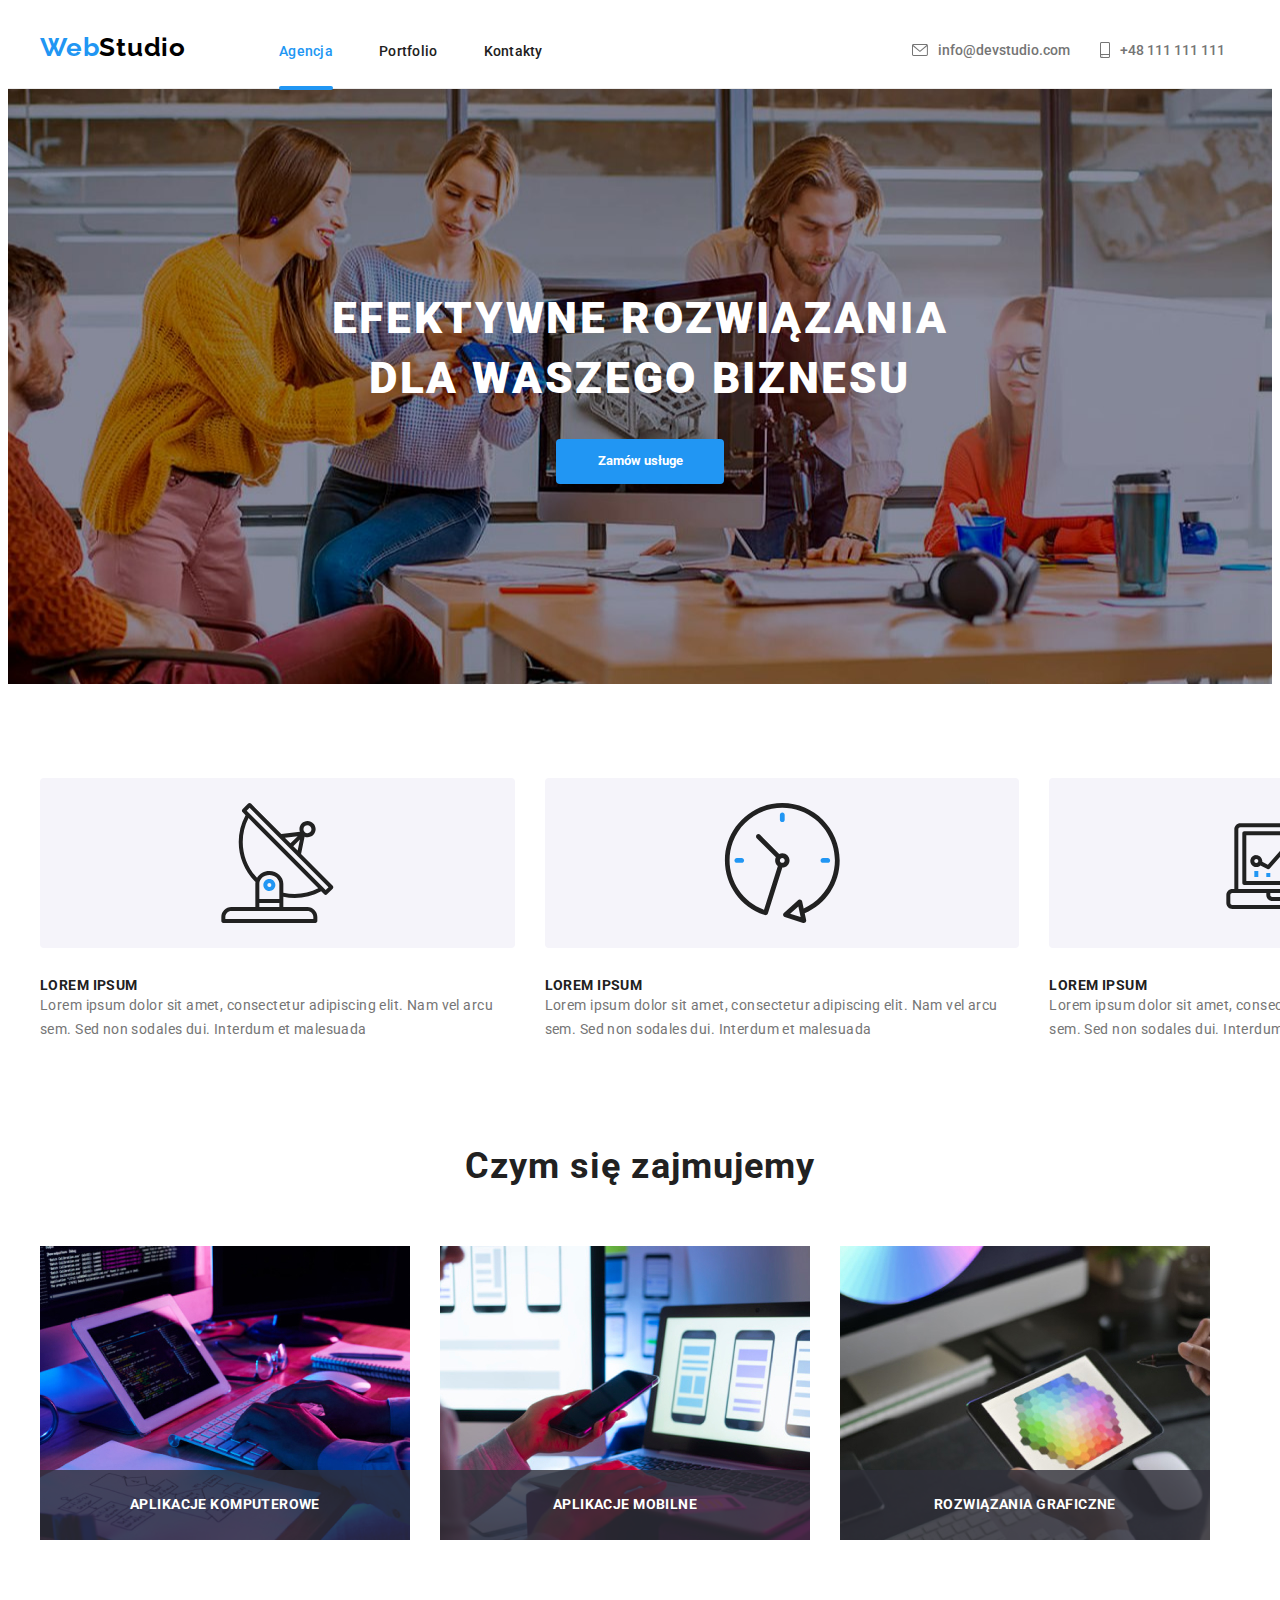
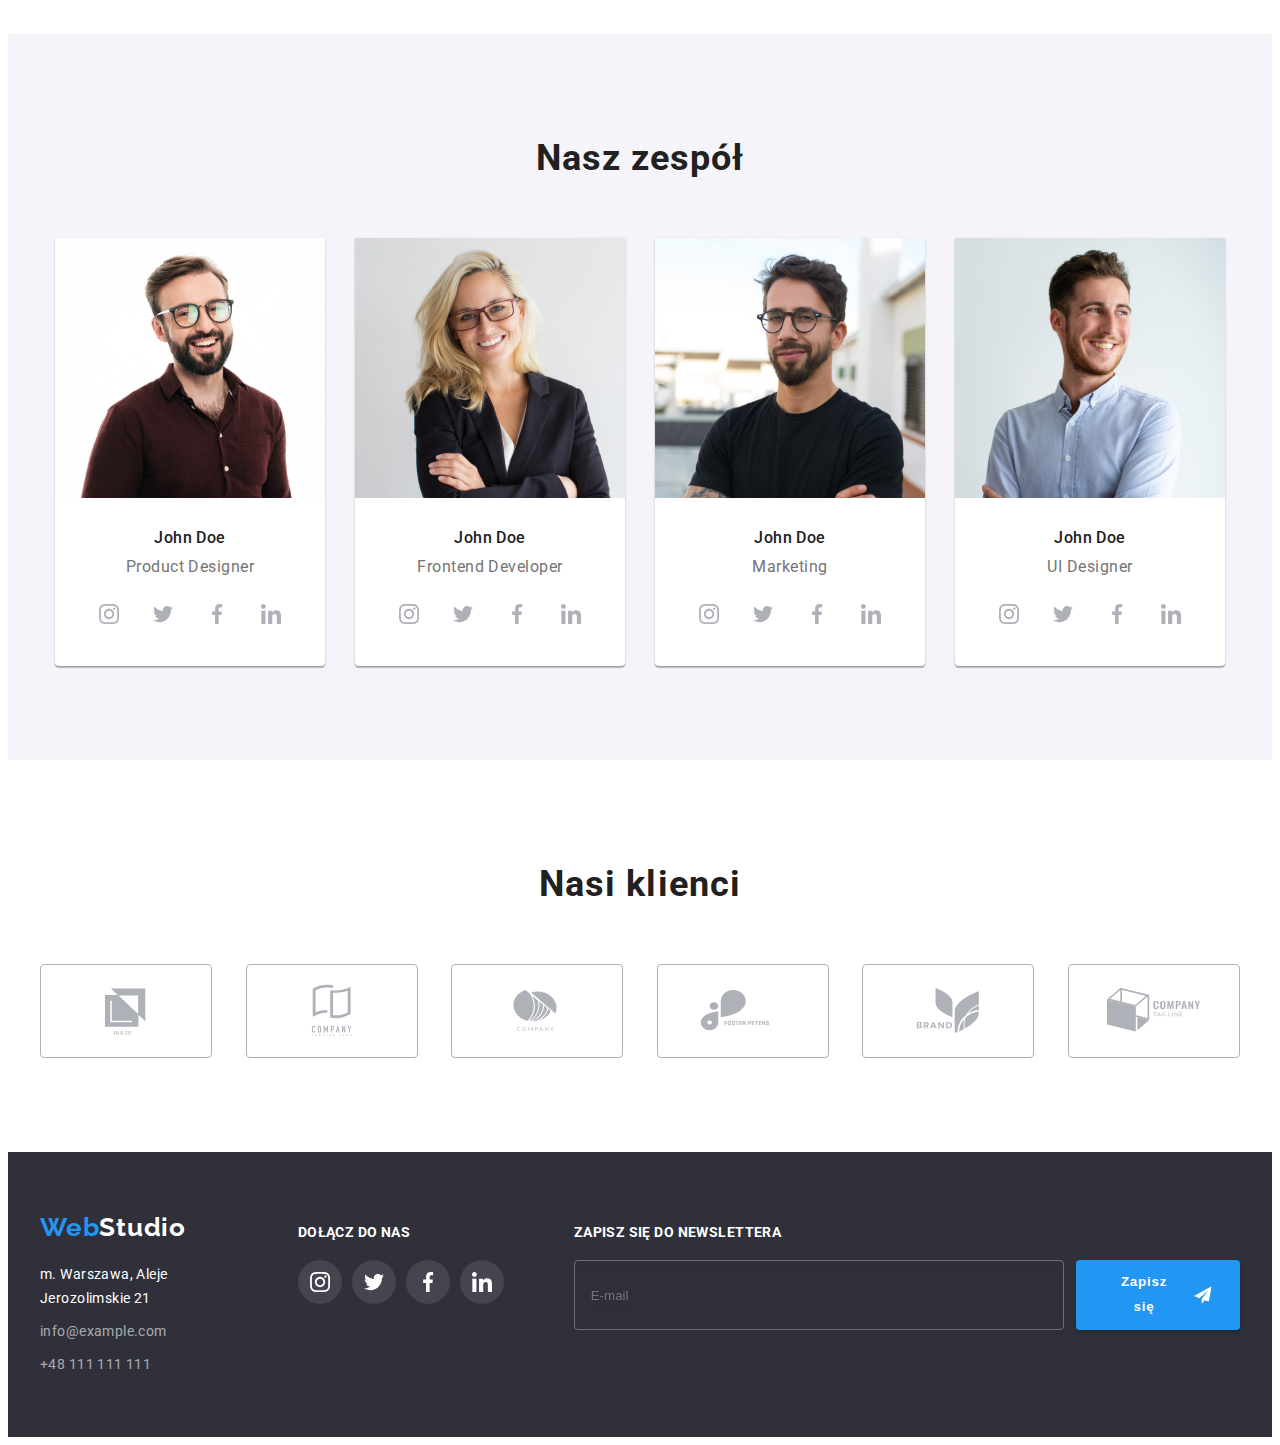
<file: index.html>
<!DOCTYPE html>
<html lang="pl">
	<head>
		<meta charset="UTF-8" />
		<meta http-equiv="X-UA-Compatible" content="IE=edge" />
		<meta name="viewport" content="width=device-width, initial-scale=1.0" />
		<title>Zadanie domowe GOIT Polska - Figma</title>
		<link
			rel="stylesheet"
			href="https://cdnjs.cloudflare.com/ajax/libs/modern-normalize/1.1.0/modern-normalize.min.css"
			integrity="sha512-wpPYUAdjBVSE4KJnH1VR1HeZfpl1ub8YT/NKx4PuQ5NmX2tKuGu6U/JRp5y+Y8XG2tV+wKQpNHVUX03MfMFn9Q=="
			crossorigin="anonymous"
			referrerpolicy="no-referrer" />
		<link rel="stylesheet" href="./css/styles.css" />
		<link rel="preconnect" href="https://fonts.googleapis.com" />
		<link rel="preconnect" href="https://fonts.gstatic.com" crossorigin />
		<link
			href="https://fonts.googleapis.com/css2?family=Raleway:wght@700&family=Roboto:wght@400;500;700;900&display=swap"
			rel="stylesheet" />
	</head>

	<body class="body">
		<header class="head-wrapper">
			<div class="container head-container">
				<a class="logo" href="./index.html"
					>Web<span style="color: black">Studio</span></a
				>
				<nav class="nav">
					<ul class="nav-list">
						<li>
							<a class="nav-link active" href="./index.html"
								>Agencja</a
							>
						</li>
						<li>
							<a class="nav-link" href="./portfolio.html"
								>Portfolio</a
							>
						</li>
						<li>
							<a class="nav-link" href="">Kontakty</a>
						</li>
					</ul>
				</nav>

				<div class="container head-contact-container">
					<a class="head-contact" href="mailto:info@devstudio.com">
						<svg width="16" height="12">
							<use href="./images/icons.svg#icon-envelope"></use>
						</svg>
						info@devstudio.com</a
					>
					<a class="head-contact" href="tel:+48111111111">
						<svg width="10" height="16">
							<use
								href="./images/icons.svg#icon-smartphone"></use>
						</svg>
						+48 111 111 111</a
					>
				</div>
			</div>
		</header>

		<main class="main-background">
			<section class="hero section">
				<div class="container">
					<h1 class="hero-title">
						EFEKTYWNE ROZWIĄZANIA DLA WASZEGO BIZNESU
					</h1>
					<button class="hero-btn" type="button" data-modal-open>
						Zamów usługe
					</button>
				</div>
			</section>

			<section class="main-background section">
				<div class="container">
					<ul class="article-list">
						<li>
							<svg
								class="article-icons"
								width="65.32"
								height="70">
								<use
									href="./images/icons.svg#icon-antenna1"></use>
							</svg>

							<h3 class="article-title">LOREM IPSUM</h3>
							<p class="article-text">
								Lorem ipsum dolor sit amet, consectetur
								adipiscing elit. Nam vel arcu sem. Sed non
								sodales dui. Interdum et malesuada
							</p>
						</li>
						<li>
							<svg
								class="article-icons"
								width="66.96"
								height="70">
								<use
									href="./images/icons.svg#icon-clock1"></use>
							</svg>
							<h3 class="article-title">LOREM IPSUM</h3>
							<p class="article-text">
								Lorem ipsum dolor sit amet, consectetur
								adipiscing elit. Nam vel arcu sem. Sed non
								sodales dui. Interdum et malesuada
							</p>
						</li>
						<li>
							<svg
								class="article-icons"
								width="70"
								height="53.69">
								<use
									class
									href="./images/icons.svg#icon-diagram1"></use>
							</svg>
							<h3 class="article-title">LOREM IPSUM</h3>
							<p class="article-text">
								Lorem ipsum dolor sit amet, consectetur
								adipiscing elit. Nam vel arcu sem. Sed non
								sodales dui. Interdum et malesuada
							</p>
						</li>
						<li>
							<svg
								class="article-icons"
								width="54.83"
								height="60.66">
								<use
									href="./images/icons.svg#icon-astronaut1"></use>
							</svg>
							<h3 class="article-title">LOREM IPSUM</h3>
							<p class="article-text">
								Lorem ipsum dolor sit amet, consectetur
								adipiscing elit. Nam vel arcu sem. Sed non
								sodales dui. Interdum et malesuada
							</p>
						</li>
					</ul>
				</div>
			</section>

			<section class="section">
				<div class="container">
					<h2 class="secondary-header">Czym się zajmujemy</h2>
					<ul class="activities">
						<li class="test">
							<img
								src="images/Programowanie_komputerowe.jpg"
								alt="Programowanie komputerowe"
								width="370"
								height="294" />
							<div class="activities-overlay">
								<p class="activities-text">
									Aplikacje komputerowe
								</p>
							</div>
						</li>

						<li class="test">
							<img
								src="images/Programowanie_aplikacji_na_smartfon.jpg"
								alt="Programowanie aplikacji na smartfon"
								width="370"
								height="294" />
							<div class="activities-overlay">
								<p class="activities-text">Aplikacje mobilne</p>
							</div>
						</li>

						<li class="test">
							<img
								src="images/Design_internetowy.jpg"
								alt="Design internetowy"
								width="370"
								height="294" />
							<div class="activities-overlay">
								<p class="activities-text">
									Rozwiązania graficzne
								</p>
							</div>
						</li>
					</ul>
				</div>
			</section>

			<section class="team-cards section">
				<div class="container">
					<h2 class="secondary-header">Nasz zespół</h2>
					<ul class="team-cards-list">
						<li class="member-card">
							<img
								src="images/JohnDoe1.jpg"
								alt="John Doe1"
								width="270"
								height="260" />
							<div class="team-cards-text">
								<span class="member-card-title">John Doe</span>
								<span class="member-card-text"
									>Product Designer</span
								>
								<ul class="members-socials-links">
									<li>
										<a class="members-socials-item" href="#"
											><svg width="20" height="20">
												<use
													href="./images/icons.svg#icon-instagram2"></use>
											</svg>
										</a>
									</li>
									<li>
										<a
											class="members-socials-item"
											href="#">
											<svg width="20" height="20">
												<use
													href="./images/icons.svg#icon-twitter1"></use>
											</svg>
										</a>
									</li>
									<li>
										<a
											class="members-socials-item"
											href="#">
											<svg width="20" height="20">
												<use
													href="./images/icons.svg#icon-facebook1"></use>
											</svg>
										</a>
									</li>
									<li>
										<a
											class="members-socials-item"
											href="#">
											<svg width="20" height="20">
												<use
													href="./images/icons.svg#icon-linkedin1"></use>
											</svg>
										</a>
									</li>
								</ul>
							</div>
						</li>
						<li class="member-card">
							<img
								src="images/JohnDoe2.jpg"
								alt="John Doe2"
								width="270"
								height="260" />
							<div class="team-cards-text">
								<span class="member-card-title">John Doe</span>
								<span class="member-card-text"
									>Frontend Developer</span
								>
								<ul class="members-socials-links">
									<li>
										<a
											class="members-socials-item"
											href="#">
											<svg width="20" height="20">
												<use
													href="./images/icons.svg#icon-instagram2"></use>
											</svg>
										</a>
									</li>
									<li>
										<a
											class="members-socials-item"
											href="#">
											<svg width="20" height="20">
												<use
													href="./images/icons.svg#icon-twitter1"></use>
											</svg>
										</a>
									</li>
									<li>
										<a
											class="members-socials-item"
											href="#">
											<svg width="20" height="20">
												<use
													href="./images/icons.svg#icon-facebook1"></use>
											</svg>
										</a>
									</li>
									<li>
										<a
											class="members-socials-item"
											href="#">
											<svg width="20" height="20">
												<use
													href="./images/icons.svg#icon-linkedin1"></use>
											</svg>
										</a>
									</li>
								</ul>
							</div>
						</li>
						<li class="member-card">
							<img
								src="images/JohnDoe3.jpg"
								alt="John Doe3"
								width="270"
								height="260" />
							<div class="team-cards-text">
								<span class="member-card-title">John Doe</span>
								<span class="member-card-text">Marketing</span>
								<ul class="members-socials-links">
									<li>
										<a class="members-socials-item" href="#"
											><svg width="20" height="20">
												<use
													href="./images/icons.svg#icon-instagram2"></use>
											</svg>
										</a>
									</li>
									<li>
										<a
											class="members-socials-item"
											href="#">
											<svg width="20" height="20">
												<use
													href="./images/icons.svg#icon-twitter1"></use>
											</svg>
										</a>
									</li>
									<li>
										<a
											class="members-socials-item"
											href="#">
											<svg width="20" height="20">
												<use
													href="./images/icons.svg#icon-facebook1"></use>
											</svg>
										</a>
									</li>
									<li>
										<a
											class="members-socials-item"
											href="#">
											<svg width="20" height="20">
												<use
													href="./images/icons.svg#icon-linkedin1"></use>
											</svg>
										</a>
									</li>
								</ul>
							</div>
						</li>
						<li class="member-card">
							<img
								src="images/JohnDoe4.jpg"
								alt="John Doe4"
								width="270"
								height="260" />
							<div class="team-cards-text">
								<span class="member-card-title">John Doe</span>
								<span class="member-card-text"
									>UI Designer</span
								>
								<ul class="members-socials-links">
									<li>
										<a class="members-socials-item" href="#"
											><svg width="20" height="20">
												<use
													href="./images/icons.svg#icon-instagram2"></use>
											</svg>
										</a>
									</li>
									<li>
										<a
											class="members-socials-item"
											href="#">
											<svg width="20" height="20">
												<use
													href="./images/icons.svg#icon-twitter1"></use>
											</svg>
										</a>
									</li>
									<li>
										<a
											class="members-socials-item"
											href="#">
											<svg width="20" height="20">
												<use
													href="./images/icons.svg#icon-facebook1"></use>
											</svg>
										</a>
									</li>
									<li>
										<a
											class="members-socials-item"
											href="#">
											<svg width="20" height="20">
												<use
													href="./images/icons.svg#icon-linkedin1"></use>
											</svg>
										</a>
									</li>
								</ul>
							</div>
						</li>
					</ul>
				</div>
			</section>

			<section class="section">
				<div class="container">
					<h2 class="secondary-header">Nasi klienci</h2>
					<ul class="partners-logos-list">
						<li tabindex="0" class="partners-logos">
							<svg width="106" height="60.04">
								<use
									href="./images/icons.svg#icon-logo_yaco"></use>
							</svg>
						</li>
						<li tabindex="0" class="partners-logos">
							<svg width="106" height="60.04">
								<use
									href="./images/icons.svg#icon-logo_company"></use>
							</svg>
						</li>
						<li tabindex="0" class="partners-logos">
							<svg width="106" height="60.04">
								<use
									href="./images/icons.svg#icon-logo_bee"></use>
							</svg>
						</li>
						<li tabindex="0" class="partners-logos">
							<svg width="106" height="60.04">
								<use
									href="./images/icons.svg#icon-logo_fosterpeters"></use>
							</svg>
						</li>
						<li tabindex="0" class="partners-logos">
							<svg width="106" height="60.04">
								<use
									href="./images/icons.svg#icon-logo_brand"></use>
							</svg>
						</li>
						<li tabindex="0" class="partners-logos">
							<svg width="106" height="60.04">
								<use
									href="./images/icons.svg#icon-logotagline"></use>
							</svg>
						</li>
					</ul>
				</div>
			</section>
		</main>

		<footer class="foot-wrapper">
			<div class="container">
				<div>
					<a class="logo" href="./index.html"
						>Web<span style="color: white">Studio</span></a
					>
					<address class="foot-contact">
						<span style="color: #ffffff"
							>m. Warszawa, Aleje Jerozolimskie 21</span
						>
						<a class="link" href="mailto:info@example.com"
							>info@example.com</a
						>
						<a class="link" href="tel:+48111111111"
							>+48 111 111 111</a
						>
					</address>
				</div>
				<div class="footer-socials">
					<p class="footer-socials-join">dołącz do nas</p>
					<ul class="footer-socials-links">
						<li>
							<a class="footer-socials-item" href="#"
								><svg width="20" height="20">
									<use
										href="./images/icons.svg#icon-instagram2"></use>
								</svg>
							</a>
						</li>

						<li>
							<a class="footer-socials-item" href="#">
								<svg width="20" height="20">
									<use
										href="./images/icons.svg#icon-twitter1"></use>
								</svg>
							</a>
						</li>
						<li>
							<a class="footer-socials-item" href="#">
								<svg width="20" height="20">
									<use
										href="./images/icons.svg#icon-facebook1"></use>
								</svg>
							</a>
						</li>
						<li>
							<a class="footer-socials-item" href="#">
								<svg width="20" height="20">
									<use
										href="./images/icons.svg#icon-linkedin1"></use>
								</svg>
							</a>
						</li>
					</ul>
				</div>

				<form class="news">
					<h4 class="newsletter">Zapisz się do newslettera</h4>

					<div class="newsletter-container">
						<input
							class="newsletter-input"
							type="email"
							name="newsletter_email"
							placeholder="E-mail" />

						<button class="newsletter-btn" type="submit">
							Zapisz się
							<svg width="24" height="24">
								<use
									href="./images/icons.svg#icon-icon-send"></use>
							</svg>
						</button>
					</div>
				</form>
			</div>
		</footer>

		<div class="backdrop is-hidden" data-modal>
			<div class="modal">
				<button type="button" class="close-btn" data-modal-close>
					<img
						src="./images/close-black.svg"
						alt="Close button"
						width="11"
						height="11" />
				</button>

				<h2 class="modal-title">
					Zostaw swoje dane w formularzu poniżej
				</h2>

				<form class="modal-form">
					<label for="user-name" class="form-label"> Imię</label>
					<div class="modal-form-wrapper">
						<input
							class="modal-form-input"
							type="text"
							name="user-name" />
						<svg class="modal-form-icon">
							<use
								href="./images/icons.svg#icon-person-black-18dp"></use>
						</svg>
					</div>

					<label for="user-phone-number" class="form-label"
						>Telefon</label
					>
					<div class="modal-form-wrapper">
						<input
							class="modal-form-input"
							type="tel"
							name="user-phone-number" />
						<svg class="modal-form-icon">
							<use
								href="./images/icons.svg#icon-phone-black-18dp"></use>
						</svg>
					</div>

					<label for="user-email" class="form-label">Email</label>
					<div class="modal-form-wrapper">
						<input
							class="modal-form-input"
							type="email"
							name="user-email" />
						<svg class="modal-form-icon">
							<use
								href="./images/icons.svg#icon-email-black-18dp"></use>
						</svg>
					</div>

					<label for="user-comment" class="form-label"
						>Komentarz</label
					>
					<div class="modal-form-wrapper">
						<textarea
							class="modal-form-textarea"
							name="user-comment"
							rows="5"
							placeholder="Wprowadź tekst"></textarea>
					</div>

					<label class="checkbox">
						<input class="hidden-checkbox" type="checkbox" />

						<div class="custom-checkbox">
							<svg class="checkbox-img" width="16" height="16">
								<use
									href="./images/icons.svg#icon-icon-check"></use>
							</svg>
						</div>
						<span class="checkbox-text">
							Oświadczam iż akceptuję
							<a href="" class="checkbox-link">Regulamin</a>
							i
							<a href="" class="checkbox-link">Politykę Prywatności.</a>
						</span>
					</label>

					<div class="modal-form-btn-wrapper">
						<button class="modal-form-btn" type="submit">
							Wyślij
						</button>
					</div>
				</form>
			</div>
		</div>

		<script src="./modal.js"></script>
	</body>
</html>
</file>
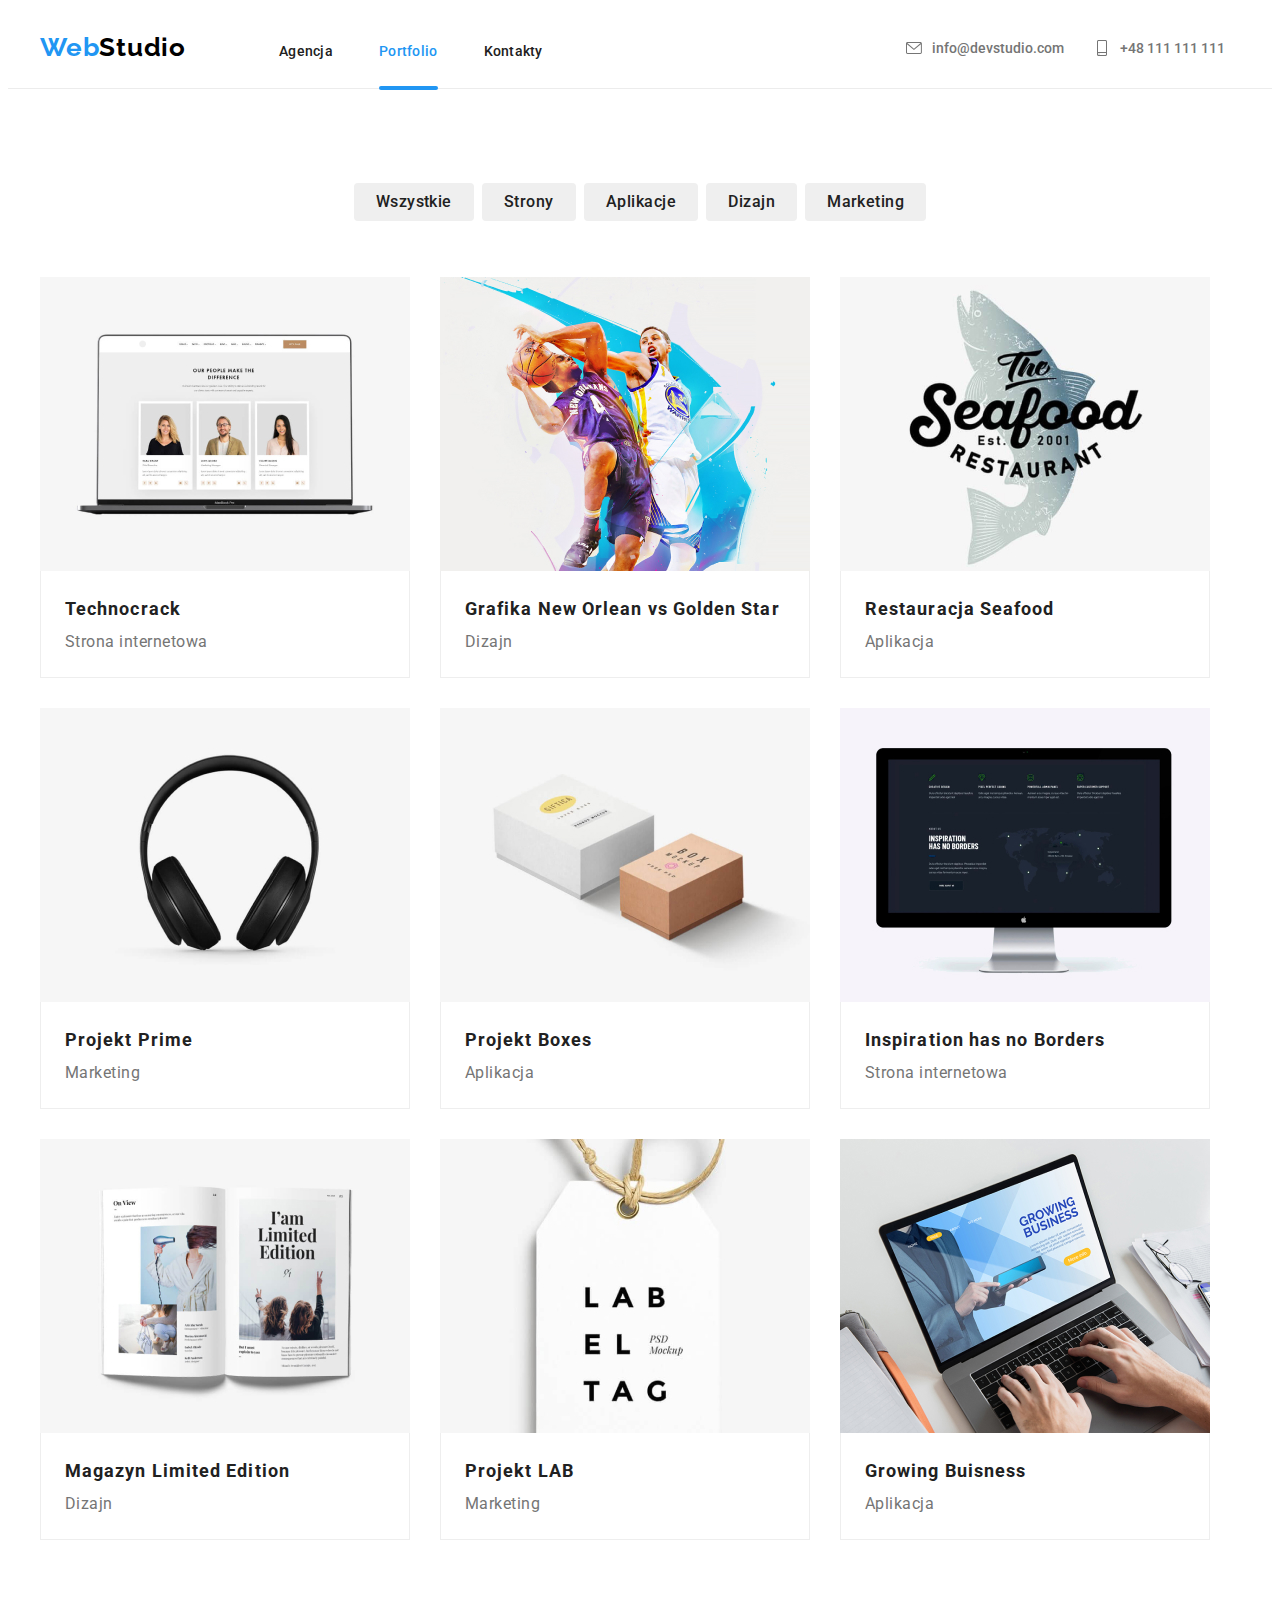
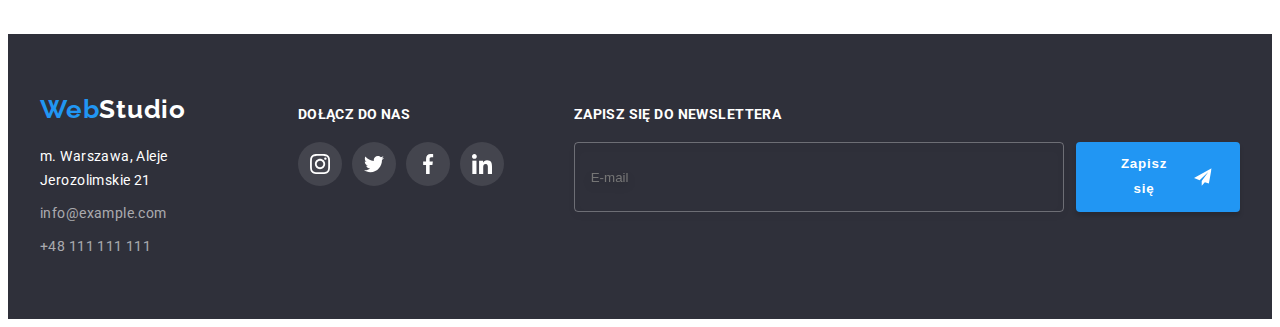
<file: portfolio.html>
<!DOCTYPE html>
<html lang="pl">
	<head>
		<meta charset="UTF-8" />
		<meta http-equiv="X-UA-Compatible" content="IE=edge" />
		<meta name="viewport" content="width=device-width, initial-scale=1.0" />
		<title>Zadanie domowe GOIT Polska - Figma</title>
		<link
			rel="stylesheet"
			href="https://cdnjs.cloudflare.com/ajax/libs/modern-normalize/1.1.0/modern-normalize.min.css"
			integrity="sha512-wpPYUAdjBVSE4KJnH1VR1HeZfpl1ub8YT/NKx4PuQ5NmX2tKuGu6U/JRp5y+Y8XG2tV+wKQpNHVUX03MfMFn9Q=="
			crossorigin="anonymous"
			referrerpolicy="no-referrer" />
		<link rel="stylesheet" href="./css/styles.css" />
		<link rel="preconnect" href="https://fonts.googleapis.com" />
		<link rel="preconnect" href="https://fonts.gstatic.com" crossorigin />
		<link
			href="https://fonts.googleapis.com/css2?family=Raleway:wght@700&family=Roboto:wght@400;500;700;900&display=swap"
			rel="stylesheet" />
	</head>

	<body class="body">
		<header class="head-wrapper">
			<div class="container head-container">
				<a class="logo" href="./index.html"
					>Web<span style="color: black">Studio</span></a
				>
				<nav class="nav">
					<ul class="nav-list">
						<li>
							<a class="nav-link" href="./index.html">Agencja</a>
						</li>
						<li>
							<a class="nav-link active" href="./portfolio.html"
								>Portfolio</a
							>
						</li>
						<li>
							<a class="nav-link" href="">Kontakty</a>
						</li>
					</ul>
				</nav>
				<div class="container head-contact-container">
					<a class="head-contact" href="mailto:info@devstudio.com"
						><svg width="16" height="16">
							<use href="./images/icons.svg#icon-envelope"></use>
						</svg>
						info@devstudio.com</a
					>
					<a class="head-contact" href="tel:+48111111111"
						><svg width="16" height="16">
							<use
								href="./images/icons.svg#icon-smartphone"></use>
						</svg>
						+48 111 111 111</a
					>
				</div>
			</div>
		</header>

		<main>
			<section class="filter-wrapper section">
				<div class="container">
					<ul class="btn-wrapper">
						<li>
							<button class="filter-btn" type="button">
								Wszystkie
							</button>
						</li>
						<li>
							<button class="filter-btn" type="button">
								Strony
							</button>
						</li>
						<li>
							<button class="filter-btn" type="button">
								Aplikacje
							</button>
						</li>
						<li>
							<button class="filter-btn" type="button">
								Dizajn
							</button>
						</li>
						<li>
							<button class="filter-btn" type="button">
								Marketing
							</button>
						</li>
					</ul>
				</div>
			</section>

			<section class="main-background section">
				<div class="container">
					<ul class="cards-net">
						<li class="card-box">
							<div tabindex="0" class="box">
								<img
									src="images/technocrack.jpg"
									alt="Laptop ze stroną internetową"
									width="370"
									height="294" />
								<div class="box-overlay">
									<p>
										Technocrack jest popularną platformą
										wykorzystywaną do rozpowszechniania
										koronawirusa. Firmy wykorzystują tę
										platformę do celów szpiegowskich i
										ataków na niezabezpieczone serwery
										konkurencji
									</p>
								</div>
							</div>

							<div class="card-box-text">
								<span class="card-title">Technocrack</span>
								<span class="card-subtitle"
									>Strona internetowa</span
								>
							</div>
						</li>

						<li class="card-box">
							<div tabindex="0" class="box">
								<img
									src="images/grafika_new_orlean_vs_golden_star.jpg"
									alt="Starcie koszykarzy"
									width="370"
									height="294" />
								<div class="box-overlay">
									<p>
										Technocrack jest popularną platformą
										wykorzystywaną do rozpowszechniania
										koronawirusa. Firmy wykorzystują tę
										platformę do celów szpiegowskich i
										ataków na niezabezpieczone serwery
										konkurencji
									</p>
								</div>
							</div>

							<div class="card-box-text">
								<span class="card-title"
									>Grafika New Orlean vs Golden Star</span
								>
								<span class="card-subtitle">Dizajn</span>
							</div>
						</li>

						<li class="card-box">
							<div tabindex="0" class="box">
								<img
									src="images/seafood.jpg"
									alt="Logo restauracji"
									width="370"
									height="294" />
								<div class="box-overlay">
									<p>
										Technocrack jest popularną platformą
										wykorzystywaną do rozpowszechniania
										koronawirusa. Firmy wykorzystują tę
										platformę do celów szpiegowskich i
										ataków na niezabezpieczone serwery
										konkurencji
									</p>
								</div>
							</div>

							<div class="card-box-text">
								<span class="card-title"
									>Restauracja Seafood</span
								>
								<span class="card-subtitle">Aplikacja</span>
							</div>
						</li>

						<li class="card-box">
							<div tabindex="0" class="box">
								<img
									src="images/prime.jpg"
									alt="Słuchawki"
									width="370"
									height="294" />
								<div class="box-overlay">
									<p>
										Technocrack jest popularną platformą
										wykorzystywaną do rozpowszechniania
										koronawirusa. Firmy wykorzystują tę
										platformę do celów szpiegowskich i
										ataków na niezabezpieczone serwery
										konkurencji
									</p>
								</div>
							</div>

							<div class="card-box-text">
								<span class="card-title">Projekt Prime</span>
								<span class="card-subtitle">Marketing</span>
							</div>
						</li>

						<li class="card-box">
							<div tabindex="0" class="box">
								<img
									src="images/boxes.jpg"
									alt="Pudełka"
									width="370"
									height="294" />
								<div class="box-overlay">
									<p>
										Technocrack jest popularną platformą
										wykorzystywaną do rozpowszechniania
										koronawirusa. Firmy wykorzystują tę
										platformę do celów szpiegowskich i
										ataków na niezabezpieczone serwery
										konkurencji
									</p>
								</div>
							</div>

							<div class="card-box-text">
								<span class="card-title">Projekt Boxes</span>
								<span class="card-subtitle">Aplikacja</span>
							</div>
						</li>

						<li class="card-box">
							<div tabindex="0" class="box">
								<img
									src="images/inspiration_has_no_borders.jpg"
									alt="Ekran monitora z mapą świata"
									width="370"
									height="294" />
								<div class="box-overlay">
									<p>
										Technocrack jest popularną platformą
										wykorzystywaną do rozpowszechniania
										koronawirusa. Firmy wykorzystują tę
										platformę do celów szpiegowskich i
										ataków na niezabezpieczone serwery
										konkurencji
									</p>
								</div>
							</div>

							<div class="card-box-text">
								<span class="card-title"
									>Inspiration has no Borders</span
								>
								<span class="card-subtitle"
									>Strona internetowa</span
								>
							</div>
						</li>

						<li class="card-box">
							<div tabindex="0" class="box">
								<img
									src="images/magazyn_limited_edition.jpg"
									alt="Otwarta książka"
									width="370"
									height="294" />
								<div class="box-overlay">
									<p>
										Technocrack jest popularną platformą
										wykorzystywaną do rozpowszechniania
										koronawirusa. Firmy wykorzystują tę
										platformę do celów szpiegowskich i
										ataków na niezabezpieczone serwery
										konkurencji
									</p>
								</div>
							</div>

							<div class="card-box-text">
								<span class="card-title"
									>Magazyn Limited Edition</span
								>
								<span class="card-subtitle">Dizajn</span>
							</div>
						</li>

						<li class="card-box">
							<div tabindex="0" class="box">
								<img
									src="images/projekt_lab.jpg"
									alt="Etykieta na sztnurku"
									width="370"
									height="294" />
								<div class="box-overlay">
									<p>
										Technocrack jest popularną platformą
										wykorzystywaną do rozpowszechniania
										koronawirusa. Firmy wykorzystują tę
										platformę do celów szpiegowskich i
										ataków na niezabezpieczone serwery
										konkurencji
									</p>
								</div>
							</div>

							<div class="card-box-text">
								<span class="card-title">Projekt LAB</span>
								<span class="card-subtitle">Marketing</span>
							</div>
						</li>

						<li class="card-box">
							<div tabindex="0" class="box">
								<img
									src="images/growing_business.jpg"
									alt="Laptop z prezentacją"
									width="370"
									height="294" />
								<div class="box-overlay">
									<p>
										Technocrack jest popularną platformą
										wykorzystywaną do rozpowszechniania
										koronawirusa. Firmy wykorzystują tę
										platformę do celów szpiegowskich i
										ataków na niezabezpieczone serwery
										konkurencji
									</p>
								</div>
							</div>

							<div class="card-box-text">
								<span class="card-title">Growing Buisness</span>
								<span class="card-subtitle">Aplikacja</span>
							</div>
						</li>
					</ul>
				</div>
			</section>
		</main>

		<footer class="foot-wrapper">
			<div class="container">
				<div>
					<a class="logo" href="./index.html"
						>Web<span style="color: white">Studio</span></a
					>
					<address class="foot-contact">
						<span style="color: #ffffff"
							>m. Warszawa, Aleje Jerozolimskie 21</span
						>
						<a class="link" href="mailto:info@example.com"
							>info@example.com</a
						>
						<a class="link" href="tel:+48111111111"
							>+48 111 111 111</a
						>
					</address>
				</div>
				<div class="footer-socials">
					<p class="footer-socials-join">dołącz do nas</p>
					<ul class="footer-socials-links">
						<li>
							<a class="footer-socials-item" href="#"
								><svg width="20" height="20">
									<use
										href="./images/icons.svg#icon-instagram2"></use>
								</svg>
							</a>
						</li>

						<li>
							<a class="footer-socials-item" href="#">
								<svg width="20" height="20">
									<use
										href="./images/icons.svg#icon-twitter1"></use>
								</svg>
							</a>
						</li>
						<li>
							<a class="footer-socials-item" href="#">
								<svg width="20" height="20">
									<use
										href="./images/icons.svg#icon-facebook1"></use>
								</svg>
							</a>
						</li>
						<li>
							<a class="footer-socials-item" href="#">
								<svg width="20" height="20">
									<use
										href="./images/icons.svg#icon-linkedin1"></use>
								</svg>
							</a>
						</li>
					</ul>
				</div>
				<form class="news">
					<h4 class="newsletter">Zapisz się do newslettera</h4>

					<div class="newsletter-container">
						<input
							class="newsletter-input"
							type="email"
							name="newsletter_email"
							placeholder="E-mail" />

						<button class="newsletter-btn" type="submit">
							Zapisz się
							<svg width="24" height="24">
								<use
									href="./images/icons.svg#icon-icon-send"></use>
							</svg>
						</button>
					</div>
				</form>
			</div>
		</footer>
	</body>
</html>
</file>
<file: css/styles.css>
*,
*::before,
*::after {
	outline: none;
}

:root {
	--active-color: #2196f3;
	--main-text-color: #212121;
	--bg-color: #ffffff;
	--nav-color: #020202;
	--nav-link-color: #212121;
	--head-contact-color: #757575;
	--btn-color: #212121;
	--card-title-color: #212121;
	--card-subtitle-color: #757575;
	--card-box-border-color: #eeeeee;
	--foot-bg-color: #2f303a;
	--foot-link-color: rgba(255, 255, 255, 0.6);
	--title-color: #2f303a;
	--secondary-header-color: #212121;
	--team-cards-bg-color: #f5f4fa;
	--border-bottom-color: #ececec;
	--icon-hover: rgba(33, 150, 243, 1);
	--article-icon-bg: #f5f4fa;
	--icons-fill: #afb1b8;
	--form-labels: #757575;
}

h1,
h2,
h3,
h4,
p,
ul,
li,
figure {
	margin: 0;
	padding: 0;
}

body {
	font-family: "Roboto", sans-serif;
	color: var(--main-text-color);
}

img,
svg {
	vertical-align: middle;
}

.section {
	padding-top: 94px;
	padding-bottom: 94px;
}

ul {
	list-style-type: none;
}
.head-wrapper {
	border-bottom: 1px solid var(--border-bottom-color);
	background-color: var(--bg-color);
	padding: 24px 0 25px;
	gap: 93px;
}

.logo {
	display: flex;
	justify-content: flex-start;
	font-family: Raleway;
	font-weight: 700;
	font-size: 26px;
	line-height: 1.19;
	letter-spacing: 0.03em;
	color: var(--active-color);
	text-decoration: none;
}

.nav {
	display: flex;
	font-weight: 500;
	font-size: 14px;
	line-height: 1.14;
	letter-spacing: 0.02em;
}

.nav-list {
	display: flex;
	gap: 46px;
	text-decoration: none;
	color: var(--nav-color);
	margin-left: 93px;
}

.nav-link {
	text-decoration: none;
	color: var(--nav-link-color);
	position: relative;
	transition: 250ms cubic-bezier(0.4, 0, 0.2, 1);
}
.nav-link:hover,
.nav-link:focus {
	color: var(--active-color);
}

.active::after {
	content: "";
	position: absolute;
	display: block;
	width: 100%;
	height: 4px;
	border-radius: 2px;
	top: 43px;
	background: var(--active-color);
}

/* .nav::after:hover .nav-link {
   opacity: 0.8;

    } */
.active {
	color: var(--active-color);
}

.head-contact {
	display: flex;
	gap: 10px;
	align-items: center;
	font-weight: 500;
	font-size: 14px;
	text-decoration: none;
	color: var(--head-contact-color);
	fill: currentColor;
	transition: 250ms cubic-bezier(0.4, 0, 0.2, 1);
}

.head-contact:hover,
.head-contact:focus {
	color: var(--active-color);
}

.filter-wrapper {
	margin-bottom: -94px;
}

.btn-wrapper {
	background: var(--bg-color);
	display: flex;
	gap: 8px;
	justify-content: center;
	margin-bottom: -44px;
}

.filter-btn {
	cursor: pointer;
	font-family: "Roboto", sans-serif;
	font-weight: 500;
	font-size: 16px;
	line-height: 1.63;
	text-align: center;
	letter-spacing: 0.03em;
	color: var(--btn-color);
	border-radius: 4px;
	border: 0;
	padding: 6px 22px;
	transition: 250ms cubic-bezier(0.4, 0, 0.2, 1);
}

.filter-btn:hover,
.filter-btn:focus {
	background: var(--active-color);
	border-radius: 4px;
	color: var(--bg-color);
	box-shadow: 0px 3px 1px rgba(0, 0, 0, 0.1), 0px 1px 2px rgba(0, 0, 0, 0.08),
		0px 2px 2px rgba(0, 0, 0, 0.12);
}

.card-title {
	font-weight: 700;
	font-size: 18px;
	line-height: 2;
	letter-spacing: 0.06em;
	color: var(--card-title-color);
}
.card-subtitle {
	display: block;
	line-height: 1.88;
	letter-spacing: 0.03em;
	color: var(--card-subtitle-color);
}

.card-box {
	background: var(--bg-color);
	max-width: 370px;
	text-align: left;
	transition: 250ms cubic-bezier(0.4, 0, 0.2, 1);
}

.card-box:hover {
	box-shadow: 0px 1px 1px rgba(0, 0, 0, 0.12), 0px 4px 4px rgba(0, 0, 0, 0.06),
		1px 4px 6px rgba(0, 0, 0, 0.16);
}

/* testy */

.box {
	position: relative;
	width: 370px;
	overflow: hidden;
	transition: 250ms cubic-bezier(0.4, 0, 0.2, 1);
}

.box-overlay > p {
	color: var(--bg-color);
	font-style: normal;
	font-size: 18px;
	line-height: 1.556;
	letter-spacing: 0.03em;
	background-color: var(--active-color);
	padding: 49px 45px 49px 24px;
}

.box-overlay {
	position: absolute;
	bottom: 100%;
	left: 0;
	bottom: 0;
	overflow: hidden;
	width: 100%;
	height: 0;
	transition: 0.3s cubic-bezier(0.4, 0, 0.2, 1);
}

.box:is(:hover, :focus) .box-overlay {
	bottom: 0;
	height: 100%;
}

.card-box-text {
	padding: 20px 24px;
	/* margin-top: -4px; */
	border: 1px solid var(--card-box-border-color);
	border-top: 0;
}

.cards-net {
	display: flex;
	flex-wrap: wrap;
	gap: 30px;
}

.foot-wrapper {
	background-color: var(--foot-bg-color);
	padding: 60px 0;
}

.foot-wrapper > .container {
	display: flex;
	gap: 70px;
}

address {
	display: flex;
	flex-direction: column;
	gap: 9px;
}
.foot-contact {
	font-style: normal;
	font-size: 14px;
	line-height: 1.71;
	letter-spacing: 0.03em;
	margin-top: 20px;
}

a {
	width: max-content;
}

.link {
	text-decoration: none;
	color: var(--foot-link-color);
	transition: 250ms cubic-bezier(0.4, 0, 0.2, 1);
}

.link:hover,
.link:focus {
	color: var(--active-color);
}

/* index.html spec styles */

.main-background {
	background: var(--bg-color);
}

.hero-title {
	display: flex;
	padding: 0 252px;
	margin-bottom: 30px;
	font-weight: 900;
	font-size: 44px;
	line-height: 1.3636;
	letter-spacing: 0.06em;
	text-transform: uppercase;
	color: var(--bg-color);
}

.hero {
	background: var(--title-color);
	background-image: url("../images/hero_work_in_office.jpg"),
		linear-gradient(to right, rgba(47, 48, 58, 0.4), rgba(47, 48, 58, 0.4));
	background-repeat: no-repeat;
	background-position: center;
	text-align: center;
	padding: 200px 0;
}
/* hero button */
.hero-btn {
	background: var(--active-color);
	color: var(--bg-color);
	font-weight: 700;
	line-height: 1.875;
	box-shadow: 0px 4px 4px rgba(0, 0, 0, 0.15);
	border-radius: 4px;
	border: 0;
	padding: 10px 41px 10px 42px;
	font-family: "Roboto", sans-serif;
	cursor: pointer;
}

.article-title {
	font-weight: 700;
	font-size: 14px;
	line-height: 1.14;
	letter-spacing: 0.03em;
	text-transform: uppercase;
	color: var(--card-title-color);
}
.article-text {
	font-size: 14px;
	line-height: 1.71;
	letter-spacing: 0.03em;
	color: var(--card-subtitle-color);
}

.secondary-header {
	margin-top: 0;
	margin-bottom: 50px;
	text-align: center;
	font-weight: 700;
	font-size: 36px;
	line-height: 1.67;
	letter-spacing: 0.03em;
	color: var(--secondary-header-color);
}

.activities {
	display: flex;
	list-style-type: none;
	gap: 30px;
}
.test {
	position: relative;
}

.activities-overlay {
	/* Dzięki position:relative możemy kolejne elementy ustawiać względem tego. */
	display: flex;
	position: absolute;
	left: 0;
	right: 0;
	bottom: 0;
	height: 70px;
	background: rgba(47, 48, 58, 0.8);
	align-items: center;
	justify-content: center;
}

.activities-text {
	display: flex;
	font-weight: 700;
	font-size: 14px;
	line-height: 1.143px;
	letter-spacing: 0.03em;
	text-transform: uppercase;
	color: #ffffff;

	opacity: 1;
	text-align: center;
}

.team-cards {
	background: var(--team-cards-bg-color);
}

.member-card {
	background-color: var(--bg-color);
	box-shadow: 0px 1px 3px rgba(0, 0, 0, 0.12), 0px 1px 1px rgba(0, 0, 0, 0.14),
		0px 2px 1px rgba(0, 0, 0, 0.2);
	border-radius: 0px 0px 4px 4px;
	border: 0 solid var(--card-box-border-color);
	text-align: center;
}

.member-card-title {
	font-weight: 500;
	line-height: 1.19;
	letter-spacing: 0.03em;
	color: var(--card-title-color);
}

.member-card-text {
	display: block;
	line-height: 1.19;
	letter-spacing: 0.03em;
	color: var(--card-subtitle-color);
	margin-top: 10px;
	margin-bottom: 16px;
}

/* HW - 03 */

.container {
	max-width: 1200px;
	width: 100%;
	margin: 0 auto;
	padding: 0 15px;
}

.head-container {
	display: flex;
	align-items: baseline;
}

.head-contact-container {
	display: flex;
	justify-content: end;
	gap: 30px;
}
.article-icons {
	width: 270px;
	height: 120px;
	padding: 25px 102.34px;
	margin-bottom: 30px;
	background: var(--article-icon-bg);
	border-radius: 4px;
}
.article-list {
	display: flex;
	gap: 30px;
	margin-bottom: -94px;
}
.team-cards-list {
	display: flex;
	gap: 30px;
	justify-content: center;
}

.team-cards-text {
	padding: 30px 32px;
	text-align: center;
}

/* HW04 */

.members-socials-links {
	display: flex;
	flex-direction: row;
	gap: 10px;
}

.members-socials-item {
	display: flex;
	border-radius: 50%;
	justify-content: center;
	align-items: center;
	padding: 12px;
	transition: 250ms cubic-bezier(0.4, 0, 0.2, 1);
}

.members-socials-item > svg {
	fill: var(--icons-fill);
}

.members-socials-item:is(:hover, :focus) {
	background-color: var(--active-color);
}

.members-socials-item:is(:hover, :focus) > svg {
	fill: var(--bg-color);
}

.footer-socials-item:is(:hover, :focus) {
	background-color: var(--active-color);
}

.footer-socials-item:is(:hover, :focus) > svg {
	fill: var(--bg-color);
}

/* partners */
.partners-logos-list {
	display: flex;
	gap: 30px;
	justify-content: space-between;
}
.partners-logos {
	border: 1px solid var(--icons-fill);
	border-radius: 4px;
	display: flex;
	justify-content: center;
	align-items: center;
	padding: 16px 32px;
	transition: color 250ms cubic-bezier(0.4, 0, 0.2, 1);
}

.partners-logos > svg {
	fill: var(--icons-fill);
	transition: fill 250ms cubic-bezier(0.4, 0, 0.2, 1);
}
.partners-logos:is(:hover, :focus) > svg,
.partners-logos:hover {
	border-color: var(--active-color);
	fill: var(--active-color);
}

/* footer socials */
.footer-socials-join {
	color: var(--bg-color);
	font-weight: 700;
	font-size: 14px;
	line-height: 1.1428;
	letter-spacing: 0.03em;
	text-transform: uppercase;
	margin-bottom: 20px;
	margin-top: 12px;
}

.footer-socials-links {
	display: flex;
	flex-direction: row;
	gap: 10px;
}

.footer-socials-item {
	background-color: rgba(255, 255, 255, 0.1);
	border-radius: 50%;
	display: flex;
	justify-content: center;
	align-items: center;
	padding: 12px;
	transition: 250ms cubic-bezier(0.4, 0, 0.2, 1);
}

.footer-socials-item > svg {
	fill: var(--bg-color);
}

/* MODAL HW05 */

.backdrop {
	display: flex;
	align-items: center;
	justify-content: center;
	position: fixed;
	/* left: 0;
	top: 0;
	width: 100%;
	height: 100%; zamiast tego inset */
	inset: 0;
	background-color: rgba(0, 0, 0, 0.2);
}

.modal {
	padding: 40px;
	display: block;
	position: relative;
	width: 528px;
	min-height: 581px;
	background-color: var(--bg-color);
	border-radius: 4px;
	box-shadow: 0px 1px 3px rgba(0, 0, 0, 0.12), 0px 1px 1px rgba(0, 0, 0, 0.14),
		0px 2px 1px rgba(0, 0, 0, 0.2);
	opacity: 1;
	transform: scale(1);
	transition: 500ms cubic-bezier(0.4, 0, 0.2, 1);
	transition-property: transform, opacity;
}

.close-btn {
	display: flex;
	position: absolute;
	top: 8px;
	right: 8px;
	width: 30px;
	height: 30px;
	background-color: var(--bg-color);
	border: 1px solid rgba(0, 0, 0, 0.1);
	border-radius: 50%;
	align-items: center;
	justify-content: center;
	cursor: pointer;
}

.is-hidden {
	opacity: 0;
	visibility: hidden;
	pointer-events: none;
	transition-delay: 500ms;
}

.is-hidden .modal {
	transform: scale(0);
	opacity: 0;
}

/* HW06 */
/* NEWSLETTER */
.newsletter {
	display: flex;
	color: var(--bg-color);
	font-weight: 700;
	font-size: 14px;
	line-height: 1.1428;
	letter-spacing: 0.03em;
	text-transform: uppercase;
	margin: 12px 0 20px;
}
.newsletter-container {
	display: flex;
	flex-direction: row;
	gap: 12px;
}

.newsletter-input {
	padding: 15px 295px 15px 16px;
	color: var(--bg-color);
	background-color: transparent;
	border: 1px solid rgba(255, 255, 255, 0.3);
	filter: drop-shadow(0px 4px 4px rgba(0, 0, 0, 0.15));
	border-radius: 4px;
	max-width: 358px;
}

.newsletter-btn {
	display: flex;
	align-items: center;

	background: var(--active-color);
	color: var(--bg-color);
	font-weight: 700;
	line-height: 1.875;
	letter-spacing: 0.06em;

	border: 0;
	border-radius: 4px;
	box-shadow: 0px 4px 4px rgba(0, 0, 0, 0.15);
	padding: 10px 28px 10px 42px;

	cursor: pointer;
	gap: 24px;
	transition: 250ms cubic-bezier(0.4, 0, 0.2, 1);
}

.newsletter-btn > svg {
	fill: var(--bg-color);
}
/* MODAL - FORM */
.modal-title {
	font-family: "Roboto";
	font-style: normal;
	font-weight: 700;
	font-size: 20px;
	line-height: 1.15;
	text-align: center;
	letter-spacing: 0.03em;
	color: var(--secondary-header-color);
	margin-bottom: 12px;
}

.modal-form {
	display: flex;
	flex-direction: column;
}

.form-label {
	font-family: "Roboto";
	font-style: normal;
	font-weight: 400;
	font-size: 12px;
	line-height: 1.67;
	letter-spacing: 0.01em;
	color: var(--form-labels);
	margin-bottom: 4px;
}

.modal-form-wrapper {
	position: relative;
}

.modal-form-input {
	min-height: 40px;
	width: 100%;
	padding-left: 42px;
	border: 1px solid rgba(33, 33, 33, 0.2);
	border-radius: 4px;
	margin-bottom: 10px;
}

.modal-form-icon {
	position: absolute;
	top: 11px;
	left: 12px;
	width: 18px;
	height: 18px;
}

.modal-form-input:focus,
.modal-form-textarea:focus {
	fill: var(--active-color);
	border-color: var(--active-color);
}

.modal-form-input:focus ~ svg {
	fill: var(--active-color);
	border-color: var(--active-color);
}

.modal-form-textarea {
	resize: none;
	padding-top: 12px;
	padding-left: 16px;
	border: 1px solid rgba(33, 33, 33, 0.2);
	border-radius: 4px;
	width: 100%;
	transition: 250ms cubic-bezier(0.4, 0, 0.2, 1);
	margin-bottom: 20px;
}

.modal-form-textarea::placeholder {
	font-weight: 400;
	font-size: 12px;
	line-height: 1.67;
	letter-spacing: 0.01em;
	color: rgba(117, 117, 117, 0.5);
}

/* HIDDEN CHECKBOX */

.hidden-checkbox {
	display: none;
}

.hidden-checkbox:checked ~ .custom-checkbox > .checkbox-img {
	opacity: 1;
	transition: 250ms cubic-bezier(0.4, 0, 0.2, 1);
}
.custom-checkbox {
	/* narysowac ramke 2x2
	border radius ;  */
	position: relative;
	border: 1.75px solid #212121;
	border-radius: 2.5px;
	width: 15px;
	height: 14px;
}
.checkbox-img {
	position: absolute;
	top: -2px;
	left: -2px;
}
.custom-checkbox > .checkbox-img {
	opacity: 0;
}

.checkbox {
	display: flex;
	gap: 7px;
	justify-content: center;
	align-items: center;
}

.checkbox-text {
	color: var(--form-labels);
	font-weight: 400;
	font-size: 14px;
	line-height: 1.71;
	letter-spacing: 0.03em;
}

.checkbox-link {
	color: var(--active-color);
}

.modal-form-btn-wrapper {
	display: flex;
	justify-content: center;
}

.modal-form-btn {
	width: 200px;
	height: 50px;
	background: var(--active-color);
	box-shadow: 0px 4px 4px rgba(0, 0, 0, 0.15);
	border-radius: 4px;
	border: 0;

	font-weight: 700;
	font-size: 16px;
	line-height: 1.875;
	letter-spacing: 0.06em;
	color: var(--bg-color);
	margin-top: 30px;
	cursor: pointer;
	transition: 250ms cubic-bezier(0.4, 0, 0.2, 1);
}
</file>
